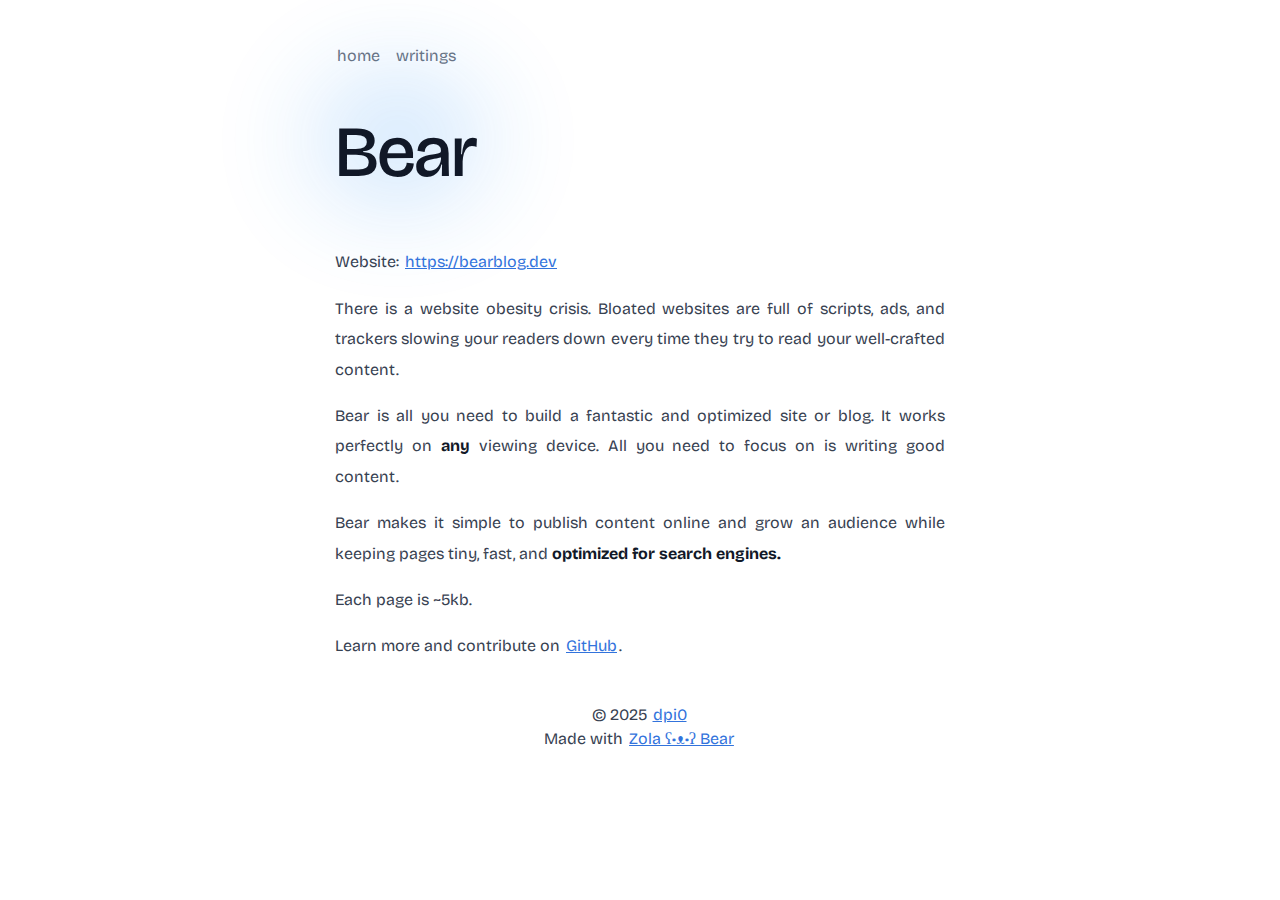
<file: bear/index.html>
<!DOCTYPE html>
<html lang="en">
<head>
  <meta charset="utf-8">
  <meta name="viewport" content="width=device-width, initial-scale=1.0">
  <title>Bear | dpi0&#x27;s space</title>
  <link rel="preconnect" href="https://fonts.googleapis.com">
  <link rel="preconnect" href="https://fonts.gstatic.com" crossorigin>
  <link href="https://fonts.googleapis.com/css2?family=Bricolage+Grotesque:opsz,wght@12..96,200..800&display=swap" rel="stylesheet">
  <meta name="title" content="Bear">
<meta name="description" content="a space for dpi0">
<meta name="referrer" content="strict-origin-when-cross-origin">
  <link rel="stylesheet" href="/styles.css"><script>
  document.addEventListener("DOMContentLoaded", () => {
    const navbarLinks = document.querySelectorAll(".navbar-link");

    // Get the current URL path, normalized to remove trailing slashes
    const currentPath =
      window.location.pathname.replace(/\/+$/, "").toLowerCase() || "/";

    console.log("Current Path:", currentPath); // Debugging log

    navbarLinks.forEach((link) => {
      // Extract and normalize the link's path
      const linkPath =
        new URL(link.href).pathname.replace(/\/+$/, "").toLowerCase() || "/";

      console.log(
        `Comparing Link Path: ${linkPath} with Current Path: ${currentPath}`
      ); // Debugging log

      // Exact match for home link
      if (linkPath === "/" && currentPath === "/") {
        link.classList.add("active");
      }
      // Starts-with matching for other links
      else if (linkPath !== "/" && currentPath.startsWith(linkPath)) {
        link.classList.add("active");
      }
      // Remove active class if no match
      else {
        link.classList.remove("active");
      }
    });
  });
</script>

</head>
<body>
  <header>
  <nav aria-label="site"><div class="navbar">
      <a href="/" class="navbar-link">home</a>
      <a href="/writings/" class="navbar-link">writings</a></div>
  </nav>
</header>
<h1>Bear</h1>
  <main>
    <p>Website: <a href="https://bearblog.dev">https://bearblog.dev</a></p>
<p>There is a website obesity crisis. Bloated websites are full of scripts, ads, and trackers slowing your readers down every time they try to read your well-crafted content.</p>
<p>Bear is all you need to build a fantastic and optimized site or blog. It works perfectly on <strong>any</strong> viewing device. All you need to focus on is writing good content.</p>
<p>Bear makes it simple to publish content online and grow an audience while keeping pages tiny, fast, and <strong>optimized for search engines.</strong></p>
<p>Each page is ~5kb.</p>
<p>Learn more and contribute on <a href="https://github.com/HermanMartinus/bearblog">GitHub</a>.</p>

  </main>
  <p>
  </p>
<footer>
  © 2025 <a href="https://github.com/dpi0">dpi0</a><br /> Made with
  <a href="https://codeberg.org/alanpearce/zola-bearblog">Zola ʕ•ᴥ•ʔ Bear</a>
</footer>
<script>
  document.addEventListener("DOMContentLoaded", function () {
    Lightense("img.lightense");
  });

  function enableKeyBinds() {
    document.addEventListener("keydown", (event) => {
      switch (event.key) {
        case "j":
          window.scrollBy(0, 100); // scroll down by 100px
          break;
        case "k":
          window.scrollBy(0, -100); // scroll up by 100px
          break;
        case "p":
          window.scrollTo(0, 0); // scroll to top
          break;
        case "n":
          window.scrollTo(0, document.body.scrollHeight); // scroll to bottom
          break;
        case "g":
          window.location.href = "/"; // go to root
          break;
        case "b":
          window.location.href = "/blog"; // go to blog
          break;
        case "c":
          window.location.href = "/contact"; // go to contact
          break;
        case "r":
          window.location.reload(); // refresh the page
          break;
      }
    });

    function navigateToPost(selector) {
      const linkElement = document.querySelector(selector);
      if (linkElement) {
        window.location.href = linkElement.href;
      }
    }
  }

  function enablePermalinks() {
    document.addEventListener("DOMContentLoaded", function () {
      const headers = document.querySelectorAll("h1, h2, h3, h4");

      headers.forEach((header) => {
        const id = header.id;
        if (id) {
          // Create a new anchor element
          const link = document.createElement("a");
          link.href = `#${id}`;
          link.className = "header-permalink";
          link.setAttribute("title", "Permalink");

          // Move the header's content inside the anchor element
          while (header.firstChild) {
            link.appendChild(header.firstChild);
          }

          // Replace the header's content with the anchor element
          header.appendChild(link);
          header.classList.add("header-with-permalink");
        }
      });
    });
  }

  function enableBackToTop() {
    document.addEventListener("DOMContentLoaded", function () {
      const backToTopButton = document.getElementById("backToTop");

      window.onscroll = function () {
        if (window.scrollY > 1200) {
          backToTopButton.style.display = "block";
        } else {
          backToTopButton.style.display = "none";
        }
      };

      backToTopButton.addEventListener("click", function () {
        window.scrollTo({
          top: 0,
          behavior: "smooth",
        });
      });
    });
  }

  enableKeyBinds();
  enablePermalinks();
  // enableBackToTop();
</script>

</body>
</html>
</file>
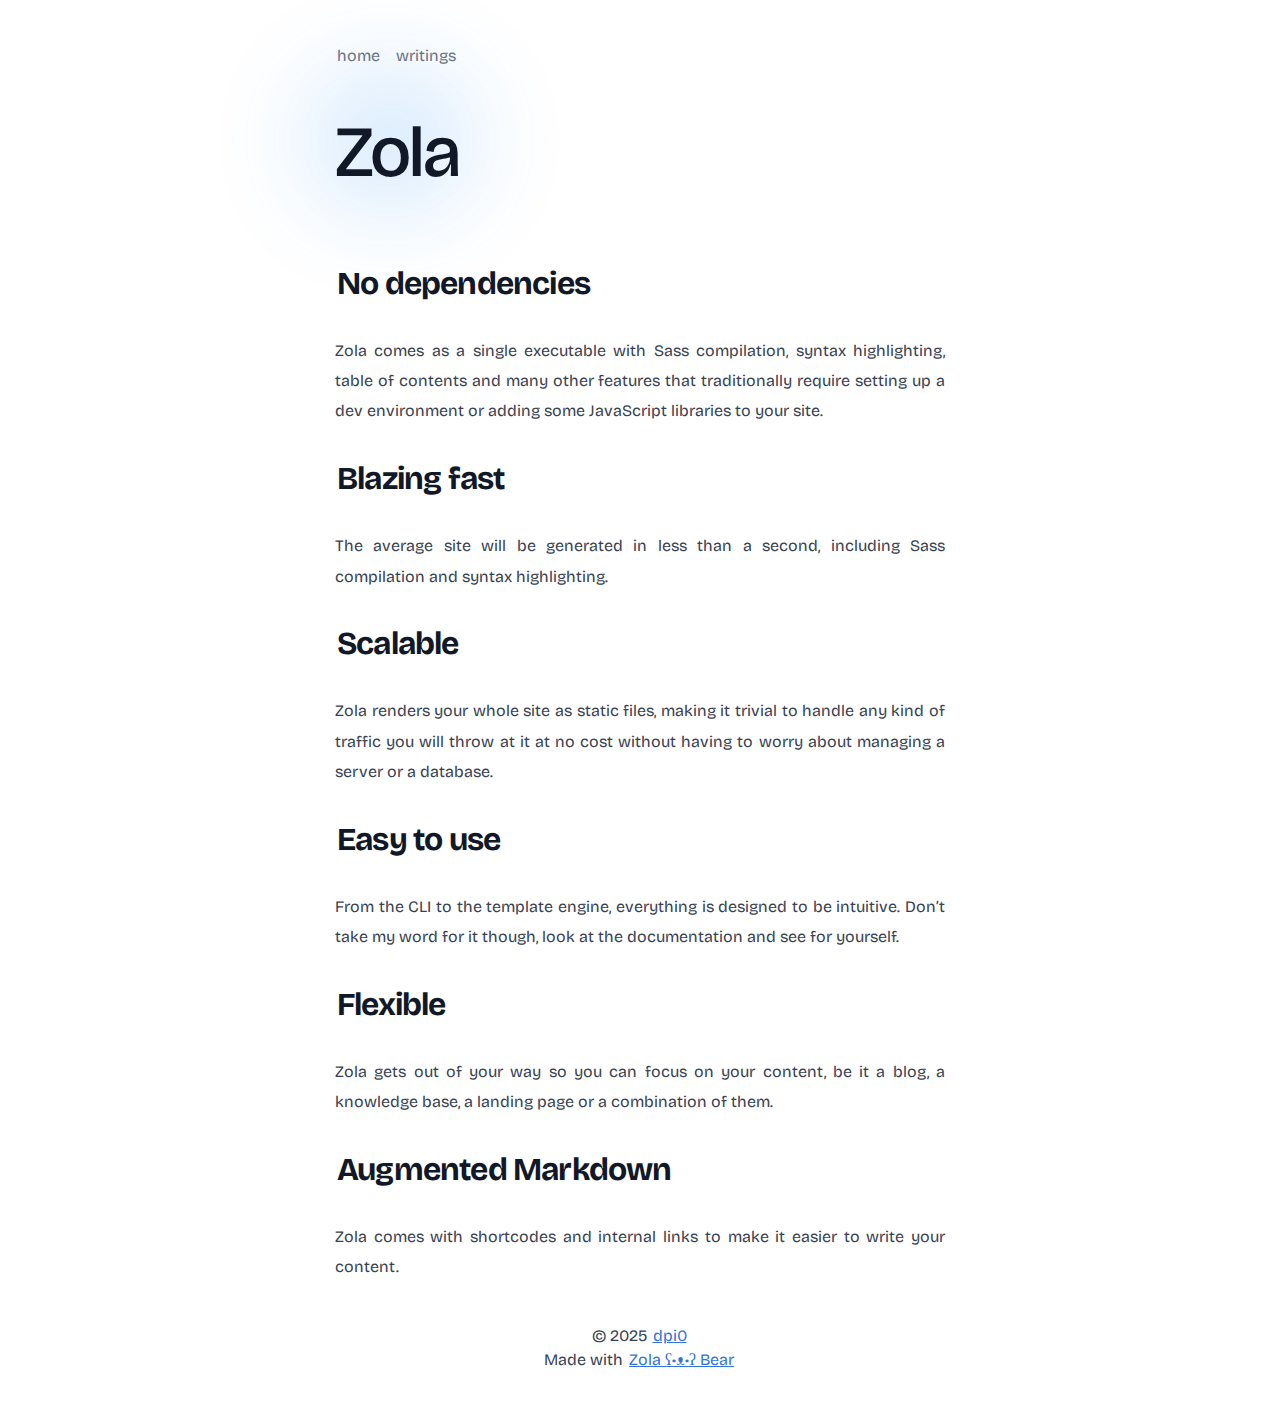
<file: zola/index.html>
<!DOCTYPE html>
<html lang="en">
<head>
  <meta charset="utf-8">
  <meta name="viewport" content="width=device-width, initial-scale=1.0">
  <title>Zola | dpi0&#x27;s space</title>
  <link rel="preconnect" href="https://fonts.googleapis.com">
  <link rel="preconnect" href="https://fonts.gstatic.com" crossorigin>
  <link href="https://fonts.googleapis.com/css2?family=Bricolage+Grotesque:opsz,wght@12..96,200..800&display=swap" rel="stylesheet">
  <meta name="title" content="Zola">
<meta name="description" content="a space for dpi0">
<meta name="referrer" content="strict-origin-when-cross-origin">
  <link rel="stylesheet" href="/styles.css"><script>
  document.addEventListener("DOMContentLoaded", () => {
    const navbarLinks = document.querySelectorAll(".navbar-link");

    // Get the current URL path, normalized to remove trailing slashes
    const currentPath =
      window.location.pathname.replace(/\/+$/, "").toLowerCase() || "/";

    console.log("Current Path:", currentPath); // Debugging log

    navbarLinks.forEach((link) => {
      // Extract and normalize the link's path
      const linkPath =
        new URL(link.href).pathname.replace(/\/+$/, "").toLowerCase() || "/";

      console.log(
        `Comparing Link Path: ${linkPath} with Current Path: ${currentPath}`
      ); // Debugging log

      // Exact match for home link
      if (linkPath === "/" && currentPath === "/") {
        link.classList.add("active");
      }
      // Starts-with matching for other links
      else if (linkPath !== "/" && currentPath.startsWith(linkPath)) {
        link.classList.add("active");
      }
      // Remove active class if no match
      else {
        link.classList.remove("active");
      }
    });
  });
</script>

</head>
<body>
  <header>
  <nav aria-label="site"><div class="navbar">
      <a href="/" class="navbar-link">home</a>
      <a href="/writings/" class="navbar-link">writings</a></div>
  </nav>
</header>
<h1>Zola</h1>
  <main>
    <h2 id="no-dependencies">No dependencies</h2>
<p>Zola comes as a single executable with Sass compilation, syntax
highlighting, table of contents and many other features that
traditionally require setting up a dev environment or adding some
JavaScript libraries to your site.</p>
<h2 id="blazing-fast">Blazing fast</h2>
<p>The average site will be generated in less than a second, including
Sass compilation and syntax highlighting.</p>
<h2 id="scalable">Scalable</h2>
<p>Zola renders your whole site as static files, making it trivial to
handle any kind of traffic you will throw at it at no cost without
having to worry about managing a server or a database.</p>
<h2 id="easy-to-use">Easy to use</h2>
<p>From the CLI to the template engine, everything is designed to be
intuitive. Don’t take my word for it though, look at the documentation
and see for yourself.</p>
<h2 id="flexible">Flexible</h2>
<p>Zola gets out of your way so you can focus on your content, be it a
blog, a knowledge base, a landing page or a combination of them.</p>
<h2 id="augmented-markdown">Augmented Markdown</h2>
<p>Zola comes with shortcodes and internal links to make it easier to
write your content.</p>

  </main>
  <p>
  </p>
<footer>
  © 2025 <a href="https://github.com/dpi0">dpi0</a><br /> Made with
  <a href="https://codeberg.org/alanpearce/zola-bearblog">Zola ʕ•ᴥ•ʔ Bear</a>
</footer>
<script>
  document.addEventListener("DOMContentLoaded", function () {
    Lightense("img.lightense");
  });

  function enableKeyBinds() {
    document.addEventListener("keydown", (event) => {
      switch (event.key) {
        case "j":
          window.scrollBy(0, 100); // scroll down by 100px
          break;
        case "k":
          window.scrollBy(0, -100); // scroll up by 100px
          break;
        case "p":
          window.scrollTo(0, 0); // scroll to top
          break;
        case "n":
          window.scrollTo(0, document.body.scrollHeight); // scroll to bottom
          break;
        case "g":
          window.location.href = "/"; // go to root
          break;
        case "b":
          window.location.href = "/blog"; // go to blog
          break;
        case "c":
          window.location.href = "/contact"; // go to contact
          break;
        case "r":
          window.location.reload(); // refresh the page
          break;
      }
    });

    function navigateToPost(selector) {
      const linkElement = document.querySelector(selector);
      if (linkElement) {
        window.location.href = linkElement.href;
      }
    }
  }

  function enablePermalinks() {
    document.addEventListener("DOMContentLoaded", function () {
      const headers = document.querySelectorAll("h1, h2, h3, h4");

      headers.forEach((header) => {
        const id = header.id;
        if (id) {
          // Create a new anchor element
          const link = document.createElement("a");
          link.href = `#${id}`;
          link.className = "header-permalink";
          link.setAttribute("title", "Permalink");

          // Move the header's content inside the anchor element
          while (header.firstChild) {
            link.appendChild(header.firstChild);
          }

          // Replace the header's content with the anchor element
          header.appendChild(link);
          header.classList.add("header-with-permalink");
        }
      });
    });
  }

  function enableBackToTop() {
    document.addEventListener("DOMContentLoaded", function () {
      const backToTopButton = document.getElementById("backToTop");

      window.onscroll = function () {
        if (window.scrollY > 1200) {
          backToTopButton.style.display = "block";
        } else {
          backToTopButton.style.display = "none";
        }
      };

      backToTopButton.addEventListener("click", function () {
        window.scrollTo({
          top: 0,
          behavior: "smooth",
        });
      });
    });
  }

  enableKeyBinds();
  enablePermalinks();
  // enableBackToTop();
</script>

</body>
</html>
</file>
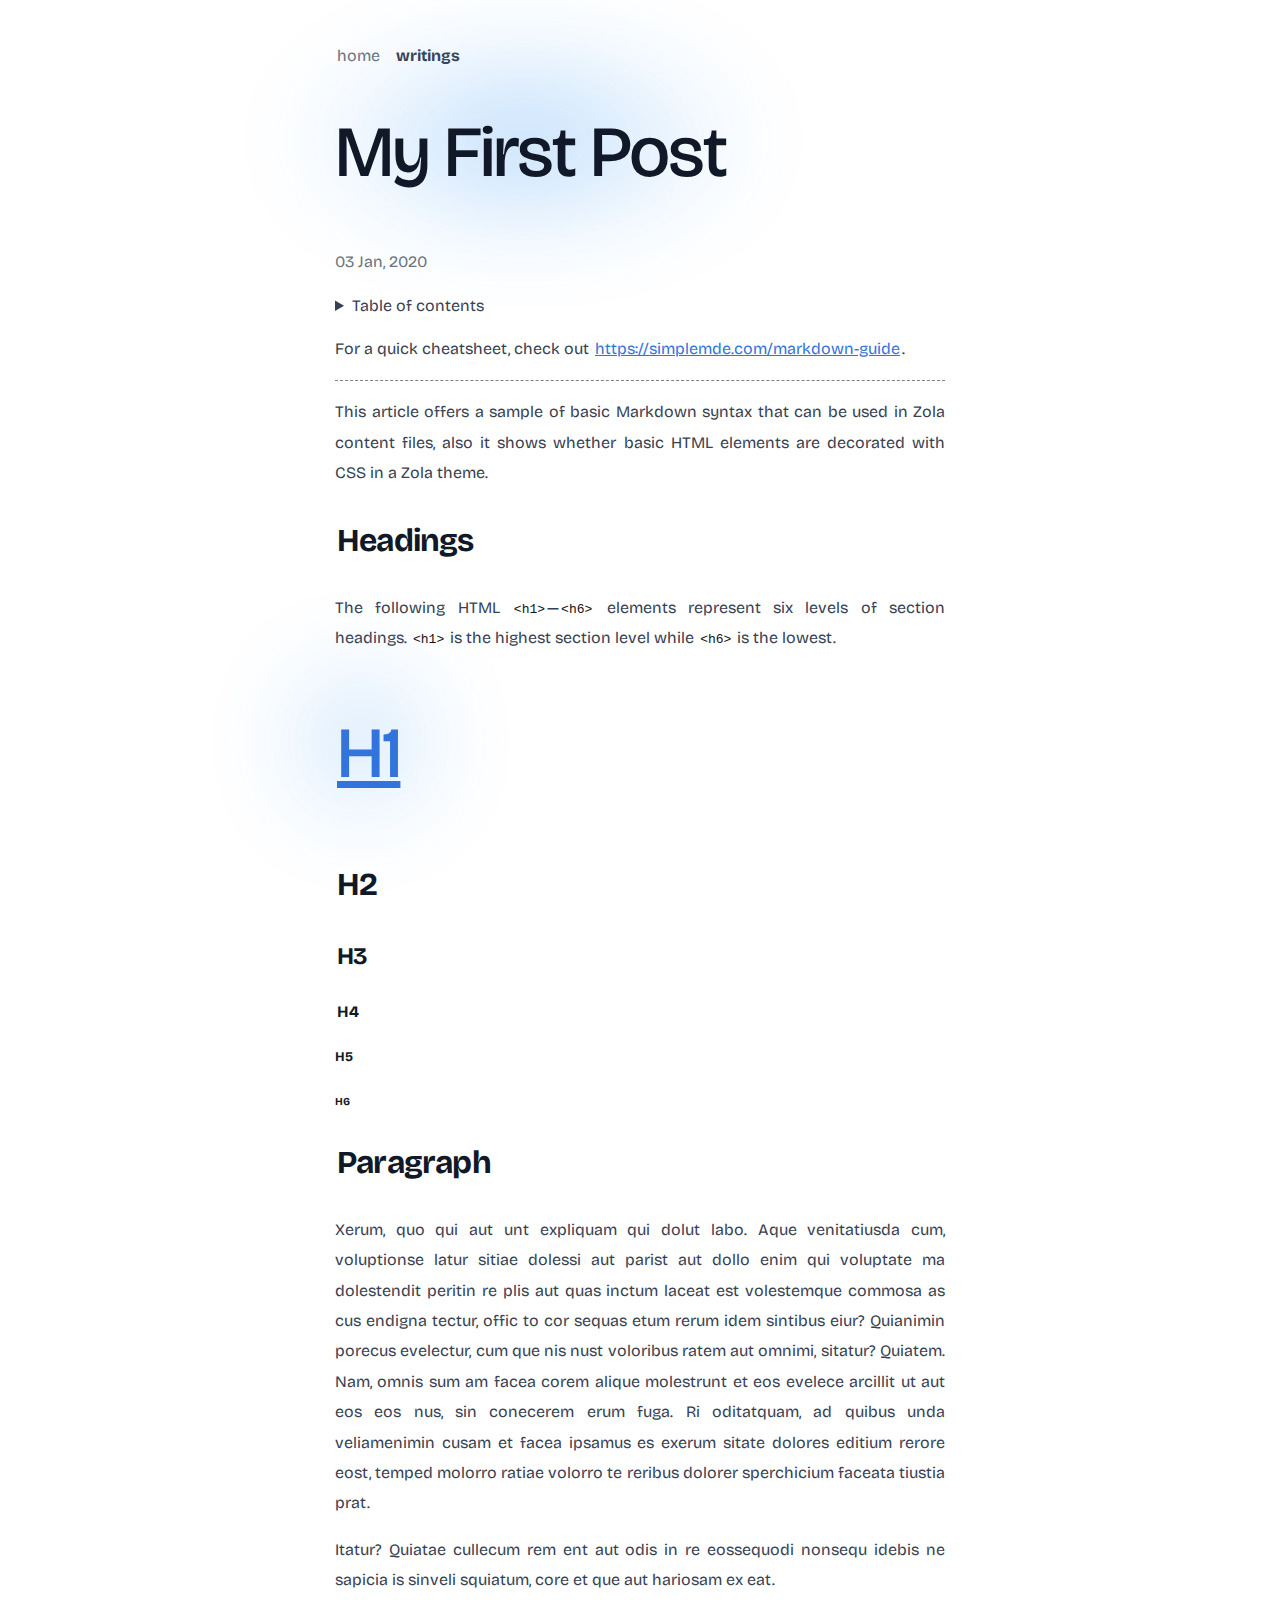
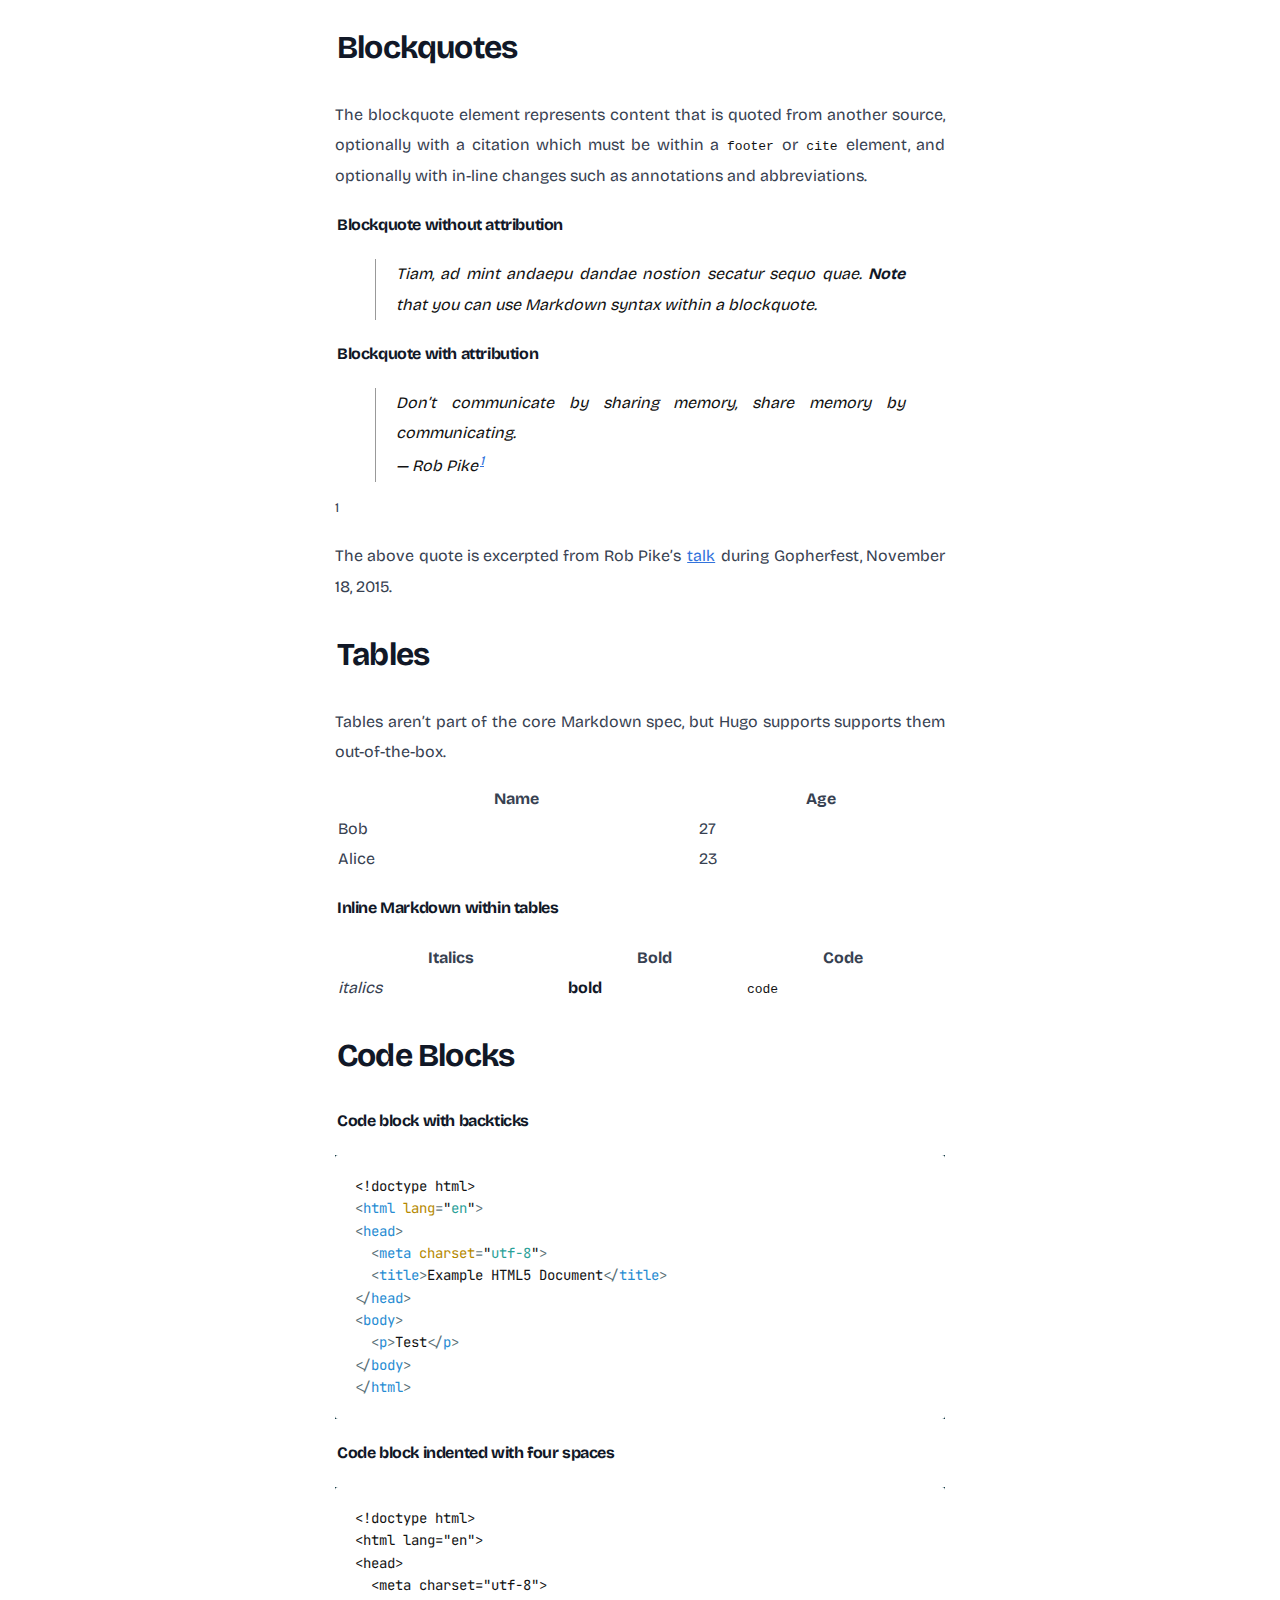
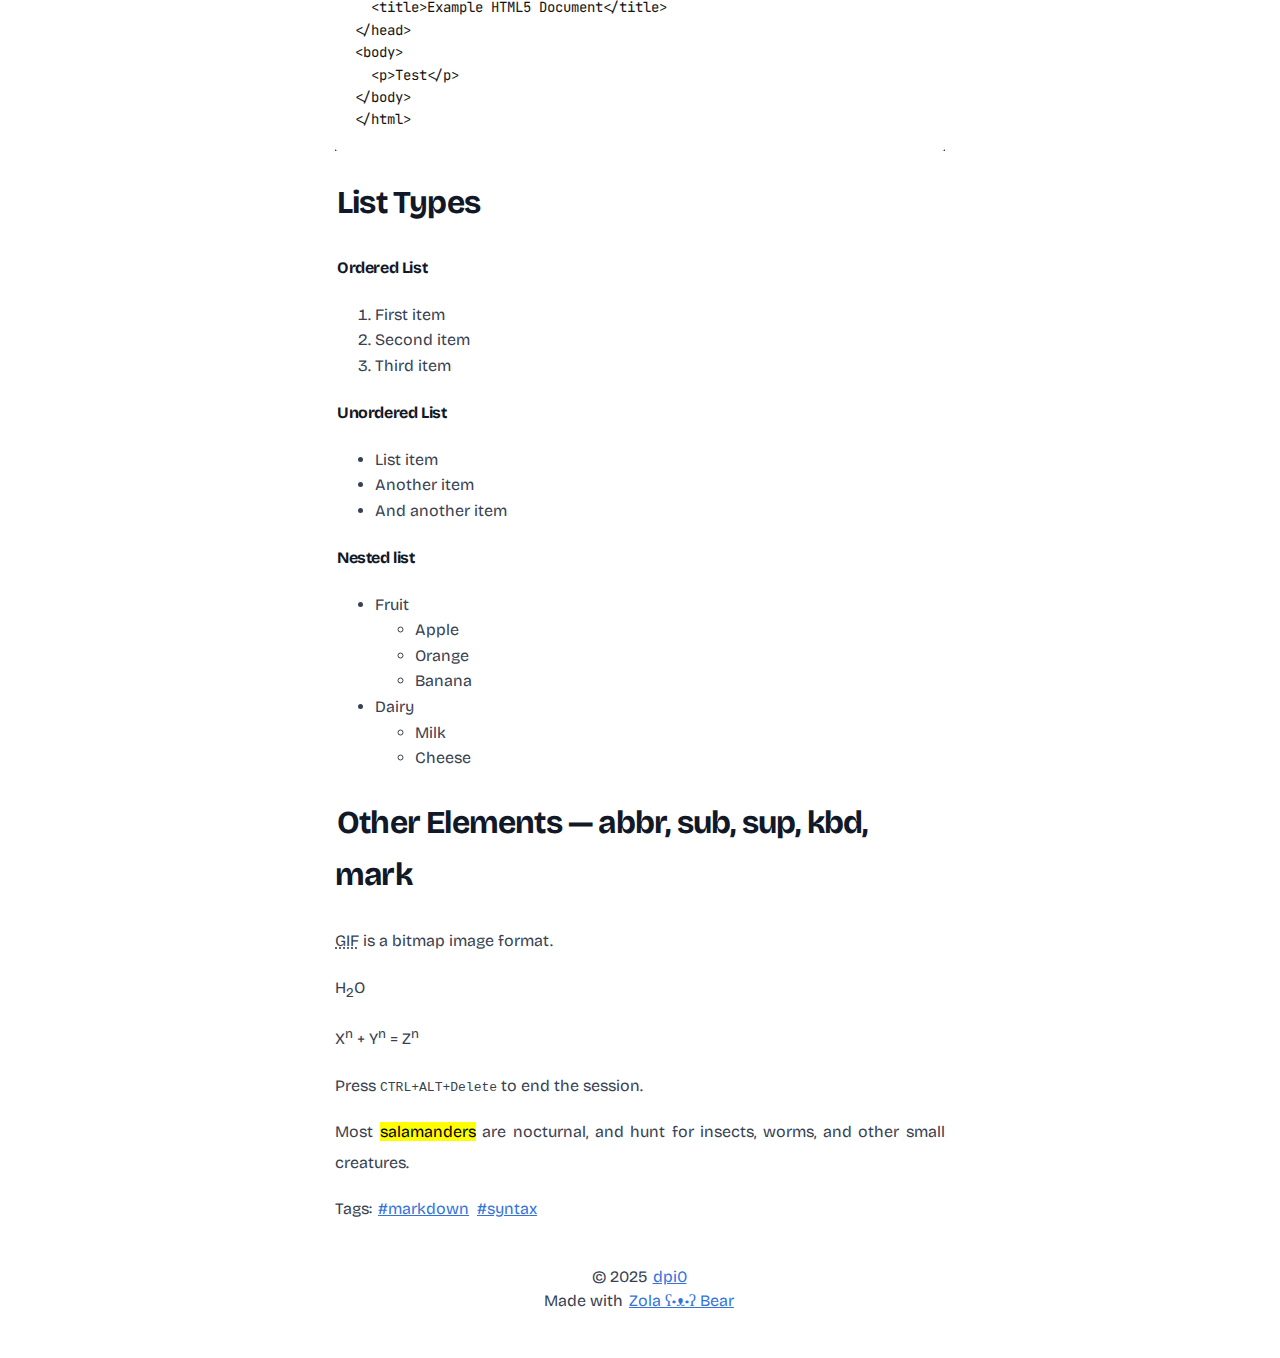
<file: writings/markdown-syntax/index.html>
<!DOCTYPE html>
<html lang="en">
<head>
  <meta charset="utf-8">
  <meta name="viewport" content="width=device-width, initial-scale=1.0">
  <title>My First Post | dpi0&#x27;s space</title>
  <link rel="preconnect" href="https://fonts.googleapis.com">
  <link rel="preconnect" href="https://fonts.gstatic.com" crossorigin>
  <link href="https://fonts.googleapis.com/css2?family=Bricolage+Grotesque:opsz,wght@12..96,200..800&display=swap" rel="stylesheet">
  <meta name="title" content="My First Post">
<meta name="description" content="a space for dpi0">
<meta name="referrer" content="strict-origin-when-cross-origin">
  <link rel="stylesheet" href="/styles.css"><script>
  document.addEventListener("DOMContentLoaded", () => {
    const navbarLinks = document.querySelectorAll(".navbar-link");

    // Get the current URL path, normalized to remove trailing slashes
    const currentPath =
      window.location.pathname.replace(/\/+$/, "").toLowerCase() || "/";

    console.log("Current Path:", currentPath); // Debugging log

    navbarLinks.forEach((link) => {
      // Extract and normalize the link's path
      const linkPath =
        new URL(link.href).pathname.replace(/\/+$/, "").toLowerCase() || "/";

      console.log(
        `Comparing Link Path: ${linkPath} with Current Path: ${currentPath}`
      ); // Debugging log

      // Exact match for home link
      if (linkPath === "/" && currentPath === "/") {
        link.classList.add("active");
      }
      // Starts-with matching for other links
      else if (linkPath !== "/" && currentPath.startsWith(linkPath)) {
        link.classList.add("active");
      }
      // Remove active class if no match
      else {
        link.classList.remove("active");
      }
    });
  });
</script>

</head>
<body>
  <header>
  <nav aria-label="site"><div class="navbar">
      <a href="/" class="navbar-link">home</a>
      <a href="/writings/" class="navbar-link">writings</a></div>
  </nav>
</header>
<h1>My First Post</h1>
      <p>
          <time datetime="2020-01-03T00:00:00+00:00" pubdate>03 Jan, 2020</time>
      </p>
    <details >
      <summary>Table of contents</summary>
    <ul>
        <li>
          <a href="/writings/markdown-syntax/#headings">Headings</a>
        </li>
        <li>
          <a href="/writings/markdown-syntax/#h1">H1</a>
        <ul>
            <li>
              <a href="/writings/markdown-syntax/#h2">H2</a>
            </li>
            <li>
              <a href="/writings/markdown-syntax/#paragraph">Paragraph</a>
            </li>
            <li>
              <a href="/writings/markdown-syntax/#blockquotes">Blockquotes</a>
            </li>
            <li>
              <a href="/writings/markdown-syntax/#tables">Tables</a>
            </li>
            <li>
              <a href="/writings/markdown-syntax/#code-blocks">Code Blocks</a>
            </li>
            <li>
              <a href="/writings/markdown-syntax/#list-types">List Types</a>
            </li>
            <li>
              <a href="/writings/markdown-syntax/#other-elements-abbr-sub-sup-kbd-mark">Other Elements — abbr, sub, sup, kbd, mark</a>
            </li>
        </ul>
        </li>
    </ul>
    </details>
  <main>
    <p>For a quick cheatsheet, check out <a href="https://simplemde.com/markdown-guide">https://simplemde.com/markdown-guide</a>.</p>
<hr />
<p>This article offers a sample of basic Markdown syntax that can be used in Zola content files, also it shows whether basic HTML elements are decorated with CSS in a Zola theme.</p>
<span id="continue-reading"></span><h2 id="headings">Headings</h2>
<p>The following HTML <code>&lt;h1&gt;</code>—<code>&lt;h6&gt;</code> elements represent six levels of section headings. <code>&lt;h1&gt;</code> is the highest section level while <code>&lt;h6&gt;</code> is the lowest.</p>
<h1 id="h1">H1</h1>
<h2 id="h2">H2</h2>
<h3 id="h3">H3</h3>
<h4 id="h4">H4</h4>
<h5 id="h5">H5</h5>
<h6 id="h6">H6</h6>
<h2 id="paragraph">Paragraph</h2>
<p>Xerum, quo qui aut unt expliquam qui dolut labo. Aque venitatiusda cum, voluptionse latur sitiae dolessi aut parist aut dollo enim qui voluptate ma dolestendit peritin re plis aut quas inctum laceat est volestemque commosa as cus endigna tectur, offic to cor sequas etum rerum idem sintibus eiur? Quianimin porecus evelectur, cum que nis nust voloribus ratem aut omnimi, sitatur? Quiatem. Nam, omnis sum am facea corem alique molestrunt et eos evelece arcillit ut aut eos eos nus, sin conecerem erum fuga. Ri oditatquam, ad quibus unda veliamenimin cusam et facea ipsamus es exerum sitate dolores editium rerore eost, temped molorro ratiae volorro te reribus dolorer sperchicium faceata tiustia prat.</p>
<p>Itatur? Quiatae cullecum rem ent aut odis in re eossequodi nonsequ idebis ne sapicia is sinveli squiatum, core et que aut hariosam ex eat.</p>
<h2 id="blockquotes">Blockquotes</h2>
<p>The blockquote element represents content that is quoted from another source, optionally with a citation which must be within a <code>footer</code> or <code>cite</code> element, and optionally with in-line changes such as annotations and abbreviations.</p>
<h4 id="blockquote-without-attribution">Blockquote without attribution</h4>
<blockquote>
<p>Tiam, ad mint andaepu dandae nostion secatur sequo quae.
<strong>Note</strong> that you can use <em>Markdown syntax</em> within a blockquote.</p>
</blockquote>
<h4 id="blockquote-with-attribution">Blockquote with attribution</h4>
<blockquote>
<p>Don’t communicate by sharing memory, share memory by communicating.<br>
— <cite>Rob Pike<sup class="footnote-reference"><a href="#1">1</a></sup></cite></p>
</blockquote>
<div class="footnote-definition" id="1"><sup class="footnote-definition-label">1</sup>
<p>The above quote is excerpted from Rob Pike’s <a href="https://www.youtube.com/watch?v=PAAkCSZUG1c">talk</a> during Gopherfest, November 18, 2015.</p>
</div>
<h2 id="tables">Tables</h2>
<p>Tables aren’t part of the core Markdown spec, but Hugo supports supports them out-of-the-box.</p>
<table><thead><tr><th>Name</th><th>Age</th></tr></thead><tbody>
<tr><td>Bob</td><td>27</td></tr>
<tr><td>Alice</td><td>23</td></tr>
</tbody></table>
<h4 id="inline-markdown-within-tables">Inline Markdown within tables</h4>
<table><thead><tr><th>Italics</th><th>Bold</th><th>Code</th></tr></thead><tbody>
<tr><td><em>italics</em></td><td><strong>bold</strong></td><td><code>code</code></td></tr>
</tbody></table>
<h2 id="code-blocks">Code Blocks</h2>
<h4 id="code-block-with-backticks">Code block with backticks</h4>
<pre data-lang="html" style="background-color:#002b36;color:#839496;" class="language-html "><code class="language-html" data-lang="html"><span>&lt;!doctype html&gt;
</span><span style="color:#586e75;">&lt;</span><span style="color:#268bd2;">html </span><span style="color:#b58900;">lang</span><span style="color:#657b83;">=</span><span>&quot;</span><span style="color:#2aa198;">en</span><span>&quot;</span><span style="color:#586e75;">&gt;
</span><span style="color:#586e75;">&lt;</span><span style="color:#268bd2;">head</span><span style="color:#586e75;">&gt;
</span><span>  </span><span style="color:#586e75;">&lt;</span><span style="color:#268bd2;">meta </span><span style="color:#b58900;">charset</span><span style="color:#657b83;">=</span><span>&quot;</span><span style="color:#2aa198;">utf-8</span><span>&quot;</span><span style="color:#586e75;">&gt;
</span><span>  </span><span style="color:#586e75;">&lt;</span><span style="color:#268bd2;">title</span><span style="color:#586e75;">&gt;</span><span>Example HTML5 Document</span><span style="color:#586e75;">&lt;/</span><span style="color:#268bd2;">title</span><span style="color:#586e75;">&gt;
</span><span style="color:#586e75;">&lt;/</span><span style="color:#268bd2;">head</span><span style="color:#586e75;">&gt;
</span><span style="color:#586e75;">&lt;</span><span style="color:#268bd2;">body</span><span style="color:#586e75;">&gt;
</span><span>  </span><span style="color:#586e75;">&lt;</span><span style="color:#268bd2;">p</span><span style="color:#586e75;">&gt;</span><span>Test</span><span style="color:#586e75;">&lt;/</span><span style="color:#268bd2;">p</span><span style="color:#586e75;">&gt;
</span><span style="color:#586e75;">&lt;/</span><span style="color:#268bd2;">body</span><span style="color:#586e75;">&gt;
</span><span style="color:#586e75;">&lt;/</span><span style="color:#268bd2;">html</span><span style="color:#586e75;">&gt;
</span></code></pre>
<h4 id="code-block-indented-with-four-spaces">Code block indented with four spaces</h4>
<pre style="background-color:#002b36;color:#839496;"><code><span>&lt;!doctype html&gt;
</span><span>&lt;html lang=&quot;en&quot;&gt;
</span><span>&lt;head&gt;
</span><span>  &lt;meta charset=&quot;utf-8&quot;&gt;
</span><span>  &lt;title&gt;Example HTML5 Document&lt;/title&gt;
</span><span>&lt;/head&gt;
</span><span>&lt;body&gt;
</span><span>  &lt;p&gt;Test&lt;/p&gt;
</span><span>&lt;/body&gt;
</span><span>&lt;/html&gt;
</span></code></pre>
<h2 id="list-types">List Types</h2>
<h4 id="ordered-list">Ordered List</h4>
<ol>
<li>First item</li>
<li>Second item</li>
<li>Third item</li>
</ol>
<h4 id="unordered-list">Unordered List</h4>
<ul>
<li>List item</li>
<li>Another item</li>
<li>And another item</li>
</ul>
<h4 id="nested-list">Nested list</h4>
<ul>
<li>Fruit
<ul>
<li>Apple</li>
<li>Orange</li>
<li>Banana</li>
</ul>
</li>
<li>Dairy
<ul>
<li>Milk</li>
<li>Cheese</li>
</ul>
</li>
</ul>
<h2 id="other-elements-abbr-sub-sup-kbd-mark">Other Elements — abbr, sub, sup, kbd, mark</h2>
<p><abbr title="Graphics Interchange Format">GIF</abbr> is a bitmap image format.</p>
<p>H<sub>2</sub>O</p>
<p>X<sup>n</sup> + Y<sup>n</sup> = Z<sup>n</sup></p>
<p>Press <kbd><kbd>CTRL</kbd>+<kbd>ALT</kbd>+<kbd>Delete</kbd></kbd> to end the session.</p>
<p>Most <mark>salamanders</mark> are nocturnal, and hunt for insects, worms, and other small creatures.</p>

  </main>
  <p>
        Tags:
          <a href="/tags/markdown/">#markdown</a>
          <a href="/tags/syntax/">#syntax</a>
  </p>
<footer>
  © 2025 <a href="https://github.com/dpi0">dpi0</a><br /> Made with
  <a href="https://codeberg.org/alanpearce/zola-bearblog">Zola ʕ•ᴥ•ʔ Bear</a>
</footer>
<script>
  document.addEventListener("DOMContentLoaded", function () {
    Lightense("img.lightense");
  });

  function enableKeyBinds() {
    document.addEventListener("keydown", (event) => {
      switch (event.key) {
        case "j":
          window.scrollBy(0, 100); // scroll down by 100px
          break;
        case "k":
          window.scrollBy(0, -100); // scroll up by 100px
          break;
        case "p":
          window.scrollTo(0, 0); // scroll to top
          break;
        case "n":
          window.scrollTo(0, document.body.scrollHeight); // scroll to bottom
          break;
        case "g":
          window.location.href = "/"; // go to root
          break;
        case "b":
          window.location.href = "/blog"; // go to blog
          break;
        case "c":
          window.location.href = "/contact"; // go to contact
          break;
        case "r":
          window.location.reload(); // refresh the page
          break;
      }
    });

    function navigateToPost(selector) {
      const linkElement = document.querySelector(selector);
      if (linkElement) {
        window.location.href = linkElement.href;
      }
    }
  }

  function enablePermalinks() {
    document.addEventListener("DOMContentLoaded", function () {
      const headers = document.querySelectorAll("h1, h2, h3, h4");

      headers.forEach((header) => {
        const id = header.id;
        if (id) {
          // Create a new anchor element
          const link = document.createElement("a");
          link.href = `#${id}`;
          link.className = "header-permalink";
          link.setAttribute("title", "Permalink");

          // Move the header's content inside the anchor element
          while (header.firstChild) {
            link.appendChild(header.firstChild);
          }

          // Replace the header's content with the anchor element
          header.appendChild(link);
          header.classList.add("header-with-permalink");
        }
      });
    });
  }

  function enableBackToTop() {
    document.addEventListener("DOMContentLoaded", function () {
      const backToTopButton = document.getElementById("backToTop");

      window.onscroll = function () {
        if (window.scrollY > 1200) {
          backToTopButton.style.display = "block";
        } else {
          backToTopButton.style.display = "none";
        }
      };

      backToTopButton.addEventListener("click", function () {
        window.scrollTo({
          top: 0,
          behavior: "smooth",
        });
      });
    });
  }

  enableKeyBinds();
  enablePermalinks();
  // enableBackToTop();
</script>

</body>
</html>
</file>
<file: styles.css>
@font-face {
  font-family: "JetBrains";
  src: url("fonts/JetBrainsMono/JetBrainsMono-Regular.ttf") format("opentype");
  font-weight: bold;
  font-style: normal;
}

:root {
  --width: 610px;
  --font-main: "Bricolage Grotesque", serif;
  --font-code: "JetBrains";
  --font-scale: 1em;

  --bg: #fff;
  --text: #374151;
  --accent: #3273dc;
  --heading: #111827;
  --link: var(--accent);
  --code-bg: var(--bg);
  --code-text: #121212;
  --selection-bg: var(--accent);
  --selection-text: var(--bg);
  --link-bg: #f6faff;
  --glow-bg: radial-gradient(circle at center,
      rgba(32, 138, 244, 0.7),
      rgba(255, 255, 255, 0));
  --time: #6b7280;
}

@media (prefers-color-scheme: dark) {
  :root {
    --bg: #090909;
    --text: #f9f9f9;
    --accent: #73c7ff;
    --heading: var(--text);
    --link: var(--accent);
    --code-bg: #111;
    --code-text: #d0f1ff;
    --selection-bg: var(--accent);
    --selection-text: var(--bg);
    --link-bg: #151515;
    --time: #6b7280;
    --glow-bg: radial-gradient(circle at center,
        rgba(49, 159, 255, 0.9),
        rgba(0, 0, 0, 0));
  }
}

body {
  font-family: var(--font-main);
  font-size: var(--font-scale);
  background-color: var(--bg);
  color: var(--text);
  margin: auto;
  padding: 20px;
  word-wrap: break-word;
  overflow-wrap: break-word;
  line-height: 1.5;
  max-width: var(--width);
}

p {
  line-height: 1.9;
  text-align: justify;
}

h2,
h3,
h4,
h5,
h6 {
  font-family: var(--font-main);
  letter-spacing: -0.025em;
  color: var(--heading);
}

h1 {
  font-size: 4.5em;
  font-weight: 500;
  font-family: var(--font-main);
  letter-spacing: -0.025em;
  line-height: 1.2;
  margin-bottom: 0.5em;
  margin-top: 0.5em;
  text-decoration-color: var(--link);
  color: var(--link);
  color: var(--heading);
  position: relative;
  z-index: 1;
  padding-top: 5px;
  display: inline-block;
}

h1::before {
  content: "";
  position: absolute;
  top: -40px;
  left: -45px;
  right: -30px;
  bottom: -20px;
  background: var(--glow-bg);
  filter: blur(50px);
  z-index: -1;
  border-radius: 100%;
  opacity: 0.4;
}

h2 {
  font-size: 2em;
}

h3 {
  font-size: 1.5em;
}

h2 a,
h3 a,
h4 a,
h5 a {
  color: var(--heading);
  text-decoration: none;
}

nav {
  margin-top: 1.5em;
}

nav a {
  color: var(--time);
  text-decoration: none;
  background-color: var(--bg);
}

.navbar-link.active {
  color: var(--text);
  font-weight: bold;
}

nav a {
  margin-right: 8px;
}

nav span.active {
  font-weight: bold;
  margin-right: 10px;
  color: var(--text);
}

a {
  color: var(--link);
  cursor: pointer;
  text-decoration: underline;
  padding: 2px 2px;
}

a:hover {
  text-decoration: underline;
}

::selection {
  background-color: var(--accent);
  color: var(--bg);
}

::-moz-selection {
  background-color: var(--accent);
  color: var(--bg);
}

time {
  color: var(--time);
}

strong,
b {
  color: var(--heading);
}

button {
  margin: 0;
  cursor: pointer;
}

main {
  line-height: 1.6;
}

table {
  width: 100%;
}

hr {
  border: 0;
  border-top: 1px dashed;
}

img {
  max-width: 100%;
}

pre code {
  background-color: var(--code-bg);
  color: var(--code-text);
  font-family: var(--font-code);
  display: block;
  padding: 20px;
  font-size: 0.875rem;
  overflow-x: auto;
}

code {
  font-family: monospace;
  padding: 2px;
  background-color: var(--code-bg);
  color: var(--code-text);
  border-radius: 3px;
}

blockquote {
  border-left: 1px solid #999;
  color: var(--code-text);
  padding-left: 20px;
  font-style: italic;
}

footer {
  padding: 25px 0;
  text-align: center;
}

.title:hover {
  text-decoration: none;
}

.title h1 {
  font-size: 1.5em;
}

.inline {
  width: auto !important;
}

/* blog post list */
ul.blog-posts {
  list-style-type: none;
  padding: unset;
}

ul.blog-posts li {
  display: flex;
}

ul.blog-posts li a {
  text-decoration: none;
  background-color: var(--bg);
}

ul.blog-posts li a:hover {
  text-decoration: underline;
}

ul.blog-posts li span {
  flex: 0 0 150px;
  margin-bottom: 0.8em;
}

.tags {
  font-size: smaller;
}

img {
  max-width: 100%;
  height: auto;
  border: none;
  border-radius: 8px;
  box-shadow: 0 4px 8px rgba(0, 0, 0, 0.1);
}

figcaption {
  text-align: center;
  margin-top: 10px;
  max-width: 100%;
  font-size: small;
}
</file>
